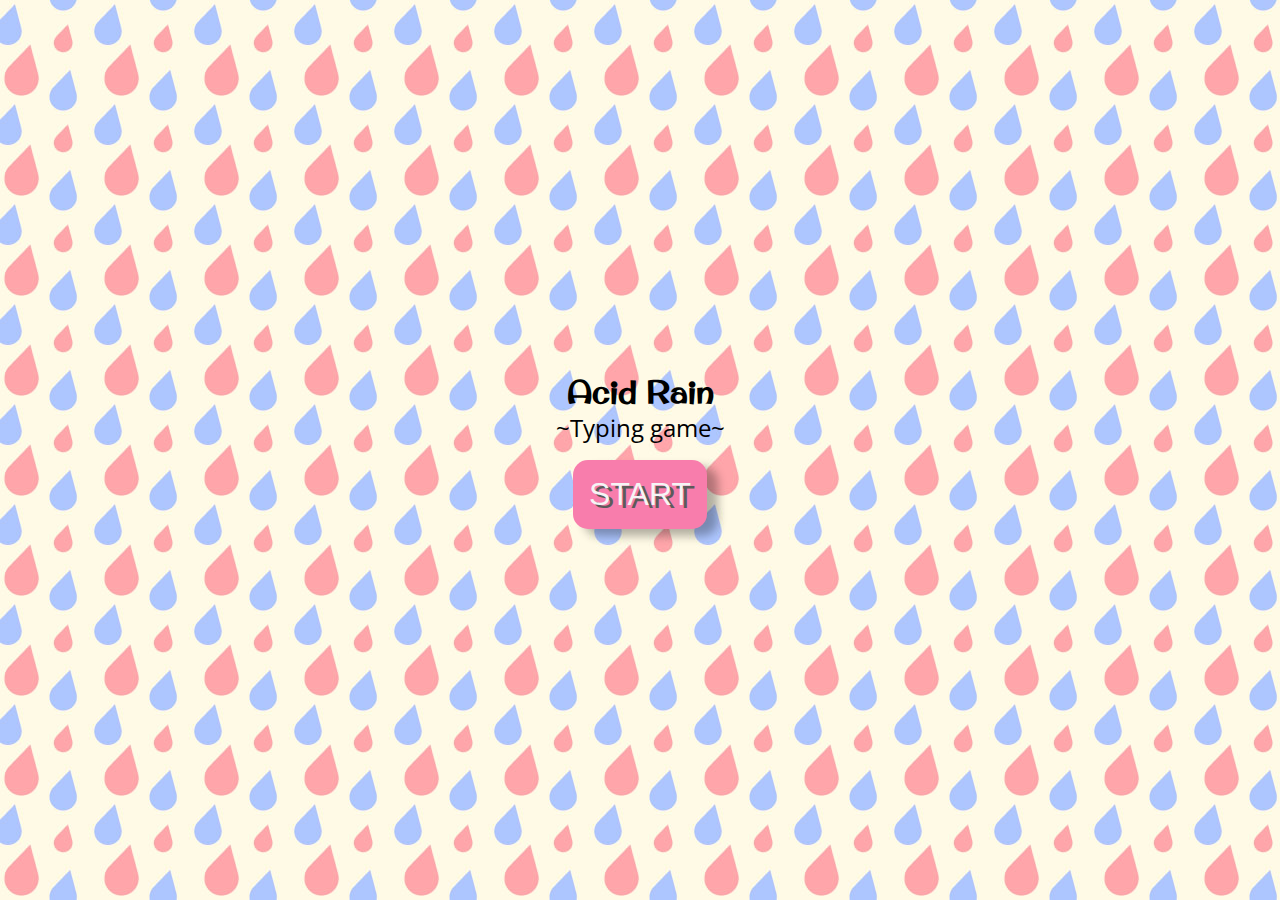
<file: acidrain/index.html>
<!DOCTYPE html>
<html lang="en">

<head>
    <meta charset="UTF-8">
    <meta http-equiv="X-UA-Compatible" content="IE=edge">
    <meta name="viewport" content="width=device-width, initial-scale=1.0">
    <title>Acid Rain</title>
    <link rel="stylesheet" href="style.css">

    <link rel="preconnect" href="https://fonts.gstatic.com">
    <link href="https://fonts.googleapis.com/css2?family=Original+Surfer&family=Open+Sans+Condensed:wght@300&display=swap" rel="stylesheet">
</head>

<body>
    <div class="start-wrap">
        <h1>Acid Rain</h1>
        <p>~Typing game~</p>
        <button id="start-btn" onclick="gameStart()">START</button>
    </div>
    <section class="game-wrap">
        <div class="sky-wrap">
            <img src="clouds.png" alt="clouds">
            <div class="game-area"></div>
        </div>
        <div class="user-area">
            <div class="water"></div>
            <form action="">
                <input class="user-input" type="text" autofocus>
                <button id="enter-btn" type="submit">⏎</button>
            </form>
            <div class="score-board">
                <div class="level">
                    <h2>Level: <span class="level-num">1</span></h2>
                </div>
                <div class="score">
                    <h2>Score: <span class="score-num">0</span></h2>
                </div>
                <button id="restart-btn" onclick="restart()">RESTART</button>
            </div>
        </div>
    </section>
    <script src="app.js"></script>
</body>

</html>
</file>
<file: acidrain/style.css>
* {
    padding: 0;
    margin: 0;
    box-sizing: border-box;
    text-align: center;
}

:root {
    --main-font: 'Original Surfer', cursive;
    --sub-font: 'Open Sans Condensed', sans-serif;
    --user-bg: rgb(131, 195, 147);
}

.start-wrap {
    position: absolute;
    top: 0;
    left: 0;
    z-index: 5;
    width: 100%;
    height: 100vh;
    display: flex;
    justify-content: center;
    place-items: center;
    flex-direction: column;
    overflow: hidden;

    background-image: url(./start-bg.jpg);
    background-color: thistle;
    font-family: var(--main-font);
}

.start-wrap p {
    margin-bottom: 1rem;
    font-family: var(--sub-font);
    font-size: 1.5rem;
}

.start-wrap button {
    cursor: pointer;
    padding: 1rem;
    border-style: none;
    font-size: 2rem;
    border-radius: 15px;
    background-color: rgb(248, 125, 172);
    color: whitesmoke;
    text-shadow: rgb(93, 90, 90) 4px 3px 0px;
    box-shadow: 11px 7px 10px 0px rgba(0,0,0,0.3);
}

.game-wrap {
    visibility: hidden;
}

.sky-wrap {
    width: 100%;
    height: 80vh;
    background-color: rgb(209, 228, 227);
}

.sky-wrap img {
    position: absolute;
    top: -150px;
    left: 0;
    z-index: 1;
    width: 100%;

}

.game-area {
    width: 80%;
    height: 80vh;
    margin: 0 auto;
    position: relative;
    background-color: mintcream;
}

.rain-drop {
    position: absolute;
    font-size: 1.2rem;
    font-family: sans-serif;
}

.user-area {
    position: relative;
    width: 100%;
    height: 20vh;
    background-color: var(--user-bg);
}

.water {
    position: absolute;
    top: -4rem;
    background-image: url("./water-wave.svg");
    background-repeat: no-repeat;
    background-size: cover;
    width: 100%;
    height: 5rem;
}

.user-area form {
    position: absolute;
    top: -4rem;
    left: 50%;
    transform: translate(-50%);
    display: flex;

    background-color: var(--user-bg);
    padding: 1rem;
}

.user-area button {
    cursor: pointer;
    font-size: 1rem;
    padding: .5rem;
    border: none;
    background-color: rgb(248, 184, 80);
}

.user-input {
    border: solid 10px rgb(248, 184, 80);
    font-size: 1.5rem;
}

.score-board {
    width: 100%;
    background-color: var(--user-bg);
    font-family: var(--main-font);
}

.level {
    padding-top: 1.5rem;
}

/* @keyframes falls {
    from {
        transform: translateY(0);
    }
    to {
        transform: translateY(100%);
    }
} */
</file>
